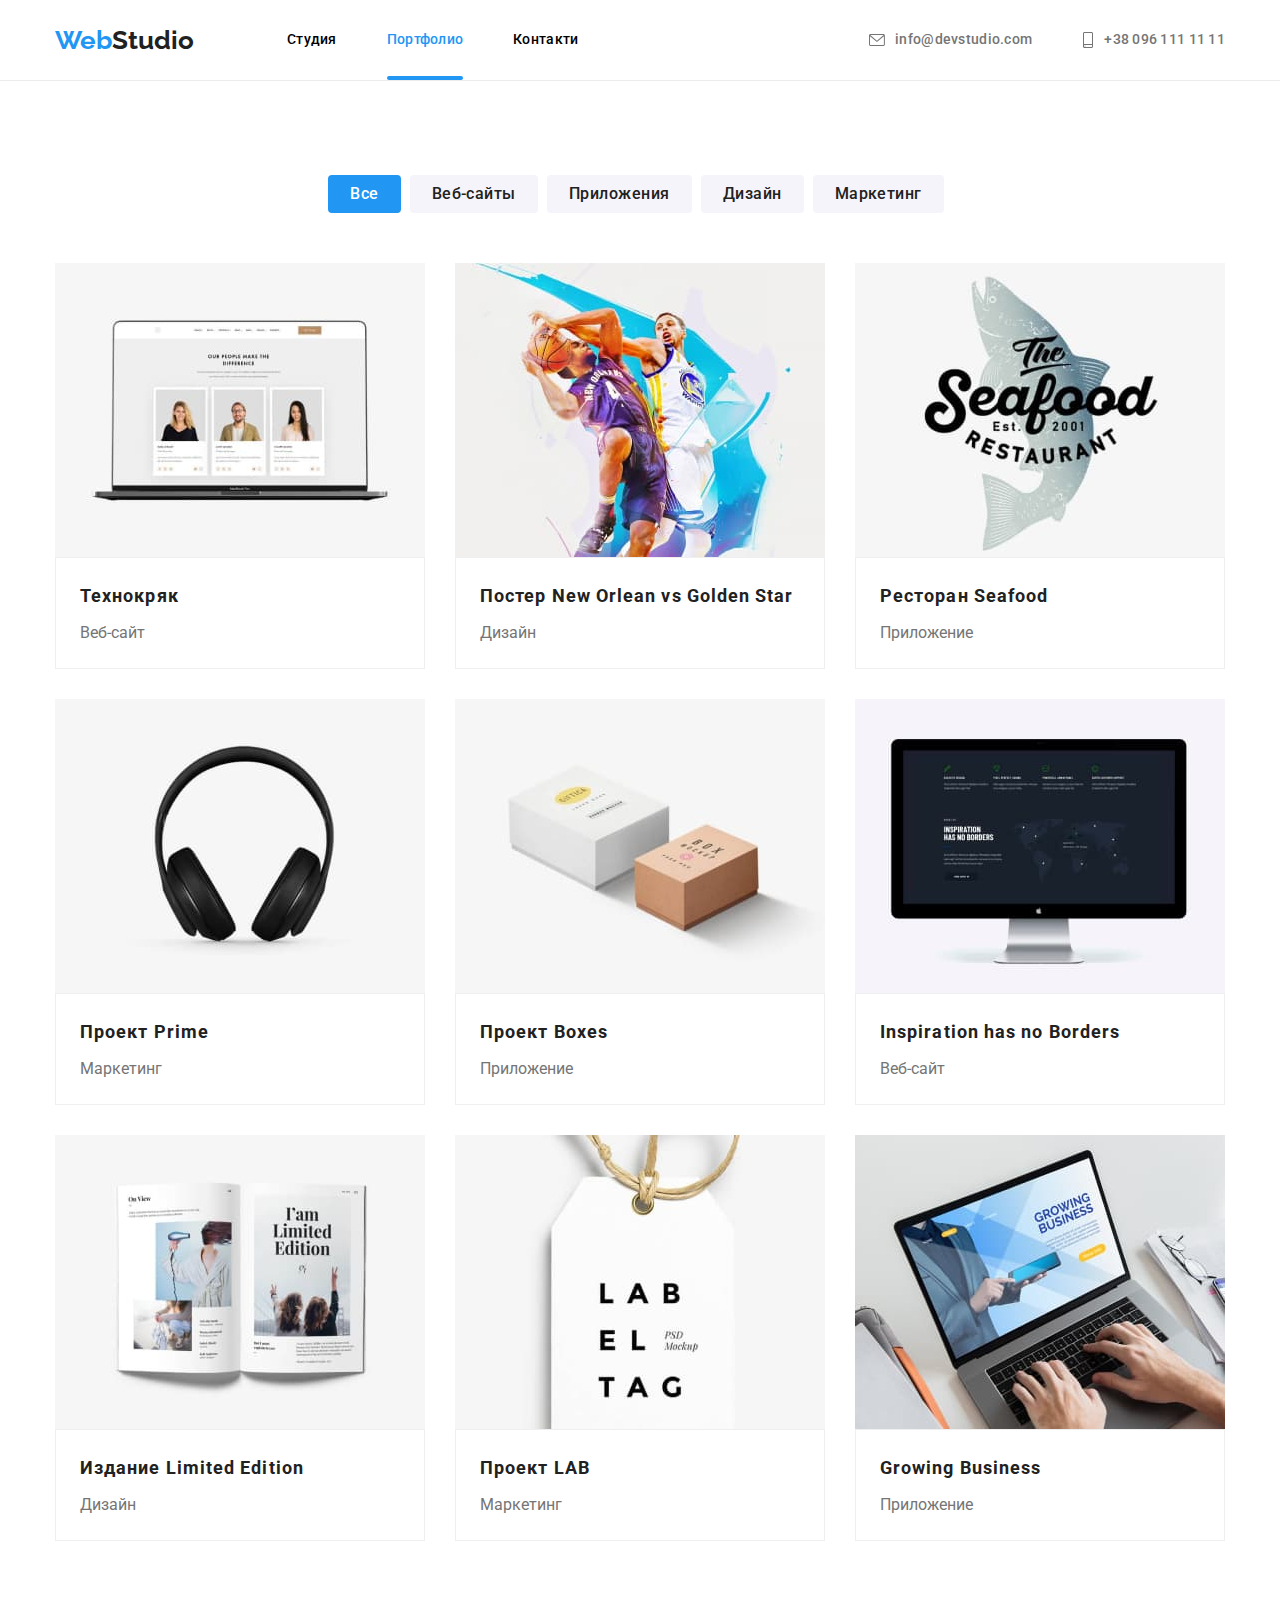
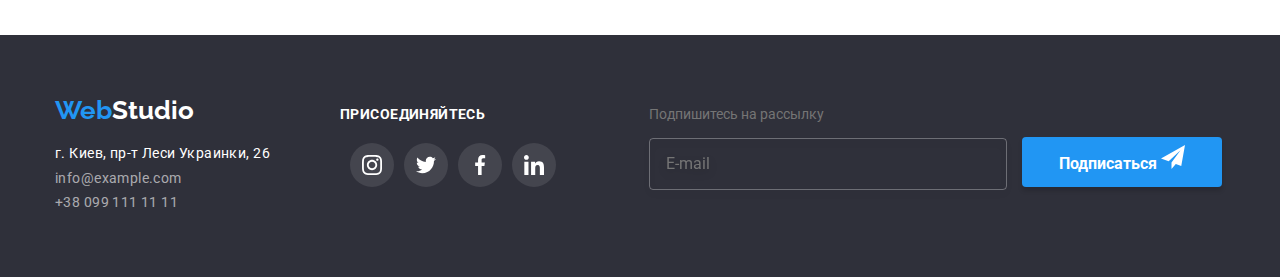
<file: portfolio.html>
<!DOCTYPE html>
<html lang="en">

<head>
    <meta charset="UTF-8">
    <meta http-equiv="X-UA-Compatible" content="IE=edge">
    <meta name="viewport" content="width=device-width, initial-scale=1.0">
    <title>Document</title>
    <link rel="preconnect" href="https://fonts.googleapis.com">
    <link rel="preconnect" href="https://fonts.gstatic.com" crossorigin>
    <link
        href="https://fonts.googleapis.com/css2?family=Raleway:wght@700&family=Roboto:wght@400;500;700;900&display=swap"
        rel="stylesheet">
    <link rel="stylesheet"
        href="https://cdnjs.cloudflare.com/ajax/libs/modern-normalize/0.6.0/modern-normalize.min.css" />
    <link rel="stylesheet" href="./css/styles.css">
</head>

<body>
    <header class="page-header">

        <div class="container">

            <nav class="header-nav">
                <a href="./index.html" class="logo-page-header" lang="en"><span class="web-logo">Web</span>Studio</a>

                <ul class="site-nav-list">
                    <li class="nav-item"><a href="./index.html" class="link2">Студия</a></li>
                    <li class="nav-item"><a href="" class="resume2 active">Портфолио</a></li>
                    <li class="nav-item"><a href="" class="contacts">Контакти</a></li>
                </ul>
            </nav>

            <ul class="site-nav2">
                <li class="nav-item2 "><a href="mailto:info@devstudio.com" class="mail link">
                        <svg class="icon-mail" width="16px" height="12px">
                            <use href="./images/sprite.svg#icon-envelope"></use>
                        </svg>info@devstudio.com</a>
                </li>
            
                <li class="nav-item2 "><a href="#" class="number">
            
                        <svg class="icon-phone" width="12px" height="16px">
                            <use href="./images/sprite.svg#icon-smartphone"></use>
                        </svg>+38 096 111 11 11</a></li>
            </ul>
            </div>

    </header>
    <main>
        <section class="section portfolio">

            <div class="container">

                <h1 class="visually-hidden">Портфолио</h1>

                <ul class="button-port">
                    <li class="button-port-item"><button type="button" class="button-list active">Все</button></li>
                    <li class="button-port-item"><button type="button" class="button-list">Веб-сайты</li>
                    <li class="button-port-item"><button type="button" class="button-list">Приложения</li>
                    <li class="button-port-item"><button type="button" class="button-list">Дизайн</li>
                    <li class="button-port-item"><button type="button" class="button-list">Маркетинг</li>
                </ul>
            
            
                <ul class="offers">
                    <li class="offers-item">
                        <a class="offers-link" href="#">
                        <div class="offers-thump">
                           
                            <img src="./images/img7.jpg" class="" width="370" height="294" alt="Технокряк">
                         <div class="overlay">
                            <p class="offers-text"> Ресурс предлагает комплексные предложения с разным уровнем функционала и сервисов. Все это позволит посетителю получить
                            исчерпывающие сведения о компании или частном лице.</p>
                         </div>
                        </div>
                        <div class="card-border">
                            <h3 class="work-title2">Технокряк</h3>
                            <p class="work-list2">Веб-сайт</p> 
                        </div>
                        </a>

                    
                    </li>


                    <li class="offers-item">
                        <a class="offers-link" href="#">
                        <div class="offers-thump"> 
                        <img src="./images/img8.jpg" class="" width="370" height="294"
                            alt="Постер New Orlean vs Golden Star">
                            <div class="overlay">
                                <p class="offers-text"> Ресурс предлагает комплексные предложения с разным уровнем функционала и сервисов. Все это
                                    позволит посетителю получить
                                    исчерпывающие сведения о компании или частном лице.</p>
                                </div>
                                </div>

                        <div class="card-border">
                            <h3 class="work-title2">Постер New Orlean vs Golden Star</h3>
                            <p class="work-list2">Дизайн</p>
                        </div>
                        </a>
                    
                    </li>

                    <li class="offers-item">
                        <a class="offers-link" href="#">

                        <div class="offers-thump">
                        <img src="./images/img9.jpg" class="" width="370" height="294"
                            alt="Ресторан Seafood">
                            <div class="overlay">
                                <p class="offers-text"> Ресурс предлагает комплексные предложения с разным уровнем функционала и сервисов. Все это
                                    позволит посетителю получить
                                    исчерпывающие сведения о компании или частном лице.</p>
                            </div>
                            </div>
                        <div class="card-border">
                            <h3 class="work-title2">Ресторан Seafood</h3>
                            <p class="work-list2">Приложение</p>
                        </div>
                        </a>
                        
                    </li>

                    <li class="offers-item">
                        <a class="offers-link" href="#">
                        <div class="offers-thump">
                        <img src="./images/img10.jpg" class="" width="370" height="294" alt="Проект Prime">
                        <div class="overlay">
                            <p class="offers-text"> Ресурс предлагает комплексные предложения с разным уровнем функционала и сервисов. Все это
                                позволит посетителю получить
                                исчерпывающие сведения о компании или частном лице.</p>
                        </div>
                        </div>
                        <div class="card-border">
                           <h3 class="work-title2">Проект Prime</h3>
                            <p class="work-list2">Маркетинг</p>
                        </div>
                        </a>
                        
                    </li>

                    <li class="offers-item">
                        <a class="offers-link" href="#">
                        <div class="offers-thump">
                        <img src="./images/img11.jpg" class="" width="370" height="294" alt="Проект Boxes">
                        <div class="overlay">
                            <p class="offers-text"> Ресурс предлагает комплексные предложения с разным уровнем функционала и сервисов. Все это
                                позволит посетителю получить
                                исчерпывающие сведения о компании или частном лице.</p>
                        </div>
                        </div>
                        <div class="card-border">
                            <h3 class="work-title2">Проект Boxes</h3>
                            <p class="work-list2">Приложение</p>
                        </div>
                        </a>
                        
                    </li>

                    <li class="offers-item">
                        <a class="offers-link" href="#">
                        <div class="offers-thump">
                        <img src="./images/img12.jpg" class="" width="370" height="294"
                            alt="Inspiration has no Borders">
                            <div class="overlay">
                                <p class="offers-text"> Ресурс предлагает комплексные предложения с разным уровнем функционала и сервисов. Все это
                                    позволит посетителю получить
                                    исчерпывающие сведения о компании или частном лице.</p>
                            </div>
                            </div>
                        <div class="card-border">
                            <h3 class="work-title2">Inspiration has no Borders</h3>
                            <p class="work-list2">Веб-сайт</p>
                        </div>
                        </a>
                       
                    </li>

                    <li class="offers-item">
                        <a class="offers-link" href="#">
                        <div class="offers-thump">
                        <img src="./images/img13.jpg" class="" width="370" height="294"
                            alt="Издание Limited Edition">
                            <div class="overlay">
                                <p class="offers-text"> Ресурс предлагает комплексные предложения с разным уровнем функционала и сервисов. Все это
                                    позволит посетителю получить
                                    исчерпывающие сведения о компании или частном лице.</p>
                            </div>
                            </div>
                        <div class="card-border">
                            <h3 class="work-title2">Издание Limited Edition</h3>
                            <p class="work-list2">Дизайн</p>
                        </div>
                        </a>
                     
                    </li>

                    <li class="offers-item">
                        <a class="offers-link" href="#">
                        <div class="offers-thump">
                        <img src="./images/img14.jpg" class="" width="370" height="294" alt="Проект LAB">
                        <div class="overlay">
                            <p class="offers-text"> Ресурс предлагает комплексные предложения с разным уровнем функционала и сервисов. Все это
                                позволит посетителю получить
                                исчерпывающие сведения о компании или частном лице.</p>
                        </div>
                        </div>
                        <div class="card-border">
                            <h3 class="work-title2">Проект LAB</h3>
                            <p class="work-list2">Маркетинг</p>
                        </div>
                        </a>
                    </li>

                    <li class="offers-item">
                        <a class="offers-link" href="#">
                         <div class="offers-thump">
                        <img src="./images/img15.jpg" class="" width="370" height="294"
                            alt="Growing Business">
                            <div class="overlay">
                                <p class="offers-text"> Ресурс предлагает комплексные предложения с разным уровнем функционала и сервисов. Все это
                                    позволит посетителю получить
                                    исчерпывающие сведения о компании или частном лице.</p>
                            </div>
                            </div>
                        <div class="card-border">
                            <h3 class="work-title2">Growing Business</h3>
                            <p class="work-list2">Приложение</p>
                        </div>
                        </a>
                    </li>
                </ul>
            </div>
        </section>
    </main>
    <footer class="section footer ">
        <div class="footer-container">
            <div class="footer-second">
                <a href="./index.html" class="logo-footer" lang="en"><span class="web-logo">Web</span>Studio</a>
                <address>
    
                    <ul class="footer-nav">
                        <li class="footer-nav-li"><a href="https://goo.gl/maps/piqngm7oDQpEDh6u6" class="location"
                                target="_blank" rel="noopener nofollow noreferrer">г. Киев, пр-т Леси Украинки, 26 </a></li>
                        <li class="footer-nav-li"><a href="mailto:info@example.com" class="footer-mail">info@example.com
                            </a></li>
                        <li class="footer-nav-li"><a href="#" class="footer-number">+38 099 111 11 11 </a></li>
                    </ul>
    
                </address>
            </div>
    
            <div class="footer-sociales">
                <p class="footer-sociales-title"> Присоединяйтесь</p>
                <ul class="staff-socials">
    
                    <li class="socials-item">
                        <a href="#" class="socials-link">
                            <svg class="social-icon">
                                <use href="./images/sprite.svg#icon-instagram"></use>
                            </svg>
                        </a>
                    </li>
    
                    <li class="socials-item">
                        <a href="#" class="socials-link">
                            <svg svg class="social-icon">
                                <use href="./images/sprite.svg#icon-twitter"></use>
                            </svg>
                        </a>
                    </li>
    
                    <li class="socials-item">
                        <a href="#" class="socials-link">
                            <svg svg class="social-icon">
                                <use href="./images/sprite.svg#icon-facebook"></use>
                            </svg>
                        </a>
                    </li>
    
                    <li class="socials-item">
                        <a href="#" class="socials-link">
                            <svg svg class="social-icon">
                                <use href="./images/sprite.svg#icon-linkedin"></use>
                            </svg>
                        </a>
                    </li>
                </ul>
            </div>
         <div class="subscribe">
          <form>
             <p class="subscribe-title">Подпишитесь на рассылку</p>
              <input type="mail" name="mail" id="mail" placeholder="E-mail" class="subscribe-input">
                <label for="mail"></label>
                 <button type="submit" class="subscribe-button">Подписаться
                   <svg class="subsribe-client" width="24" height="24">
                     <use href="./images/icons/sprite3.svg#icon-iconsend"></use>
                  </svg>
                </button>
            </form>
          </div>
        </div>
    </footer>
    </body>
    
    </html>
</file>
<file: css/styles.css>
:root {
    --primary-text-color:#757575;
    --title-text-color:#212121;
    --accent-color:#2196F3;
    --primary-bcg-color:#FFFFFF;
    --primary-bcg-accent-color:#2196F3;
    --font-family:'Relaway',sans-serif;
    --font-family: 'Roboto',sans-serif;
    --timing-function:cubic-bezier(0.4, 0, 0.2, 1);
}

*,
*::before,
*::after{
box-sizing: inherit;
box-sizing: border-box;
}
.container{
    width: 1200px;
    padding-left: 15px;
    padding-right: 15px;
    margin: 0 auto ;
    
}

.page-header .container{
    display: flex;
}


ul{
    margin: 0px;
    padding: 0px;
}
a{
    display: inline-block;
}
/*body*/
body {
    background-color:var(--primary-bcg-color);
    color: var(--primary-text-color);
    font-family: 'Roboto', sans-serif;
    font-size: 14px;
    line-height: 1.14;
}
html {
    box-sizing: border-box;
}

*,
*::after,
*::before {
    box-sizing: inherit;
}

/* Стили для обнуления верхних отступов у элементов */
h1,
h2,
h3,
h4,
h5,
h6,
p {
    margin-top: 0;
}

/* Класс для обнуления базовых свойств у списков (ul) */
.list {
    list-style: none;
    padding-left: 0;
    margin: 0;
}

/* Класс для обнуления базовых свойств у ссылок */
.link {
    text-decoration: none;
    color: inherit;
}

/* Свойства для корректного отображения картинок */
img {
    display: block;
    max-width: 100%;
    height: auto;
}

/* Свойства для обнуления курсива у address */

address {
    font-style: normal;
}

.page-header {
    background:var(--primary-bcg-color);
    border-bottom: 1px solid #ECECEC;
  
    
}
.header-nav{
    display: flex;
     align-items: center;
     margin-right: auto;

}

.visually-hidden {
    position: absolute;
    width: 1px;
    height: 1px;
    margin: -1px;
    border: 0;
    padding: 0;
    white-space: nowrap;
    clip-path: inset(100%);
    clip: rect(0 0 0 0);
    overflow: hidden;
}

.logo-page-header {
        font-family: 'Raleway';
        color:var(--title-text-color);
        font-weight: 700;
        font-style: normal;
        font-size: 26px;
        line-height: 1.19;
        text-decoration: none;
        margin: 0;
        margin-right: 93px;
    }
    .logo-footer {
        font-family: 'Raleway';
        color:var(--primary-bcg-color);
        font-weight: 700;
        font-style: normal;
        font-size: 26px;
        line-height: 1.19;
        text-decoration: none;
        margin-bottom: 20px;
        

    }

    .web-logo{
        color: var(--accent-color);
        font-style: normal;
        font-weight: 700;
        font-size: 26px;
        line-height: 1.19;
        text-decoration: none;

    }

/* site-nav */
.site-nav-list{
display: flex;

}


.site-nav2{
display: flex;
margin-left: 0;


    }
    .nav-item{
        margin-left: 50px;
    }
    .nav-item:first-child{
        margin:0;
    }
   
    
    .header-box1{
        display: flex;
        align-items: center;
    }
    .header-box2{
        margin-left: auto;
    }

    .nav-item2{
    margin-left: 50px;
    fill:rgba(117, 117, 117, 1);
    align-items: center;
     
    }
    .nav-item2:first-child{
        margin-left: 0;
    }
    

    
     .icon-mail, .icon-phone{
        margin-right: 10px;
        transition: fill 250ms var(--timing-function);
        
    }
    .icon-mail{
        fill: currentColor;
    }
    .icon-phone{
        fill: currentColor;
    }


    

.button-port{
    display: flex;
    margin-right: 8px;
    justify-content: center;
    margin-bottom: 50px;

}
.button-port-item{
    display: flex;
    flex-direction: row;

}
.link1{
    color:#2196F3;
    text-decoration: none;
    letter-spacing: 0.02em;
    font-weight: 500;
    padding-top: 32px;
    padding-bottom: 32px;
    position: relative;

}
/* анимация для линк */
   .link1::after{
    content:'';
    display: block;
    width: 100%;
    height: 4px;
    background: #2196F3;
    position: absolute;
    left: 0;
    bottom: 0;
    border-radius: 2px;
    opacity: 0;
    transition: opacity 250ms var(--timing-function);

 } 
 .link1:hover::after, .link1.active::after{
    opacity: 1;

 }
 /* .link:active{
    color:var(--primary-bcg-accent-color);
 } */
    

.link2{
    color:black;
    text-decoration: none;
    letter-spacing: 0.02em;
    font-weight: 500;
    line-height: 1.14;
     padding-top: 32px;
     padding-bottom: 32px;
     position: relative;
    transition: color 250ms var(--timing-function);
}
.link2::after{
    content: '';
     display: block;
     width: 100%;
     height: 4px;
     background: #2196F3;
     position: absolute;
    left: 0;
    bottom: 0;
    border-radius: 2px;
    opacity: 0;
     transition: opacity 250ms var(--timing-function);

}
.link2:hover::after{
    opacity: 1;

}
.link2:hover,
.link2:focus,
.link2:active{
    color: var(--accent-color);

}
.resume {
    color:black;
    text-decoration: none;
    font-weight: 500;
    font-size: 14px;
    line-height: 1.14;
    letter-spacing: 0.02em;
    padding-top: 32px;
    padding-bottom: 32px;
     position: relative;
    transition: color 250ms var(--timing-function);
    
    }
    .resume::after{
        content: '';
        display: block;
        width: 100%;
        height: 4px;
        background: #2196F3;
        position: absolute;
         left: 0;
         bottom: 0;
         border-radius: 2px;
         opacity: 0;
         transition: opacity 250ms var(--timing-function);

    }
        .resume:hover::after {
            opacity: 1;
            
        }
  
.resume:hover,
.resume:focus{
    color:var(--accent-color);
    fill: var(--accent-color);
}
.resume2{
    color: #2196F3;
    text-decoration: none;
    letter-spacing: 0.02em;
    font-weight: 500;
    line-height: 1.14;
    padding-top: 32px;
    padding-bottom: 32px;
    position: relative;
    transition: color 250ms var(--timing-function);
}
.resume2::after{
    content: '';
    display: block;
     width: 100%;
     height: 4px;
    background: #2196F3;
     position: absolute;
     left: 0;
     bottom: 0;
     border-radius: 2px;
    opacity: 0;
     transition: opacity 250ms var(--timing-function);

}
.resume2:hover::after, .resume2.active::after{
    opacity: 1;
}

.resume2:hover,
.resume2:focus{
    color:var(--title-text-color);
}
.contacts{
    color:black;
    text-decoration: none;
    font-weight: 500;
    letter-spacing: 0.02em;
    line-height: 1.14;
    padding-top: 32px;
    padding-bottom: 32px;
    position: relative;
    transition: color 250ms var(--timing-function);
    }
.contacts::after{
    content: '';
    display: block;
    width: 100%;
    height: 4px;
    background: #2196F3;
    position: absolute;
    left: 0;
    bottom: 0;
    border-radius: 2px;
    opacity: 0;
    transition: opacity 250ms var(--timing-function);

}
.contacts:hover::after{
    opacity: 1;
}

.contacts:hover,
.contacts:focus{
    color:var(--accent-color);
}
.mail{
    color:#757575; 
    text-decoration: none;
    font-weight: 500;
    letter-spacing: 0.02em;
    line-height: 1.14;
    padding-top: 32px;
     padding-bottom: 32px;
    transition: color 250ms var(--timing-function);
}
   

  .mail.link:hover,
  .mail.link:focus{ 
    
    color: var(--accent-color);
  
}
/* анимация для mail.link */

  .mail.link{
    display: flex;
    align-items: center;
}


.mail2{
    color: #757575;
    text-decoration: none;
    font-weight: 500;
    letter-spacing: 0.02em;
    line-height: 1.14;
    padding-top: 32px;
    padding-bottom: 32px;
}


.number{
    color:#757575;
    text-decoration: none;
    font-weight: 500;
    letter-spacing: 0.02em;
    font-style: normal;
    line-height: 1.14;
    padding-top: 32px;
    padding-bottom: 32px;
    display: flex;
    align-items: center;
    position: relative;
    transition: color 250ms var(--timing-function);
    }
    /* .number::after{
        content: '';
        display: block;
        width: 100%;
        height: 4px;
        background: #2196F3;
        position: absolute;
        left: 0;
        bottom: 0;
        border-radius: 2px;
        opacity: 0;
        transition: opacity 250ms var(--timing-function);

    }
    .number:hover::after{
        opacity: 1;
    } */
        a.number:hover .icon-phone {
            fill: var(--accent-color);
        }
    
        a.number:hover,
        a.number:focus {
            color: var(--accent-color);}




    


/*hero*/
.hero-title,.features-title, .work-title, .staff-title{
    color: var(--title-text-color);
}
.section.hero {

    background-color: #2F303A;
    text-align: center;
    padding: 200px 0;
    max-width: 1600px;
    margin: 0 auto;
    background-image: linear-gradient(to left, rgba(47, 48, 58, 0.4), rgba(47, 48, 58, 0.4)),
        url(../image/Img-hero.jpg),
     url(../images/overlay.jpg);
    background-repeat: no-repeat;
    background-position: center;
    background-size: cover;
}
.portfolio-section{
    background-color:var(--primary-bcg-color);
    padding: 94px 0;

}

.hero-title{
    max-width: 696px;
    font-size: 44px;
    line-height:1.36;
    text-align: center;
    letter-spacing: 0.06em;
    color: var(--primary-bcg-color);
    text-transform: uppercase;
    margin-left: auto;
    margin-right: auto;
    font-weight: 900;
    margin-bottom: 30px;
    
}
 .title-list{
     font-family:Roboto;
     font-style: normal;
     font-weight: normal;
     letter-spacing: 0.03em;
     margin-bottom: 0;

}
.title-list:first-child{
    margin: 0px;
}


/*features*/
.section.features{
    flex-direction: row;
    background:#FFFFFF;
    padding: 94px 0;
    text-align: center;
    column-gap: 30px;
}

.features-title-main{
    opacity: 0; 
    display: none;
}
.features-title{
    font-size: 14px;
    line-height: 1.14;
    letter-spacing: 0.03em;
    text-transform: uppercase;
    font-family: 'Roboto';
    font-style: normal;
    font-weight: 700;
    outline: 0;
    outline-offset: 0;
    display: block;
     margin-bottom: 10px;
    margin-top: 0px;
    text-align: left;
    color:var(--title-text-color);
    
}
.title-list{
    font-size: 14px;
    line-height: 1.71;
    letter-spacing: 0.03em;
    text-align: left;
    color:var(--primary-text-color);
}
.features-list{
    display: flex;
    text-align: center;
    padding-left: 0;
    column-gap: 30px;

}
.features-list:last-child{
    margin-right: 0;
}
.feature-item{
    width: 270px;

}
.feature-item {
    display: block;
    /* content: '';
    height: 120px;
    background-repeat: no-repeat;
    background-color:#F5F4FA; 
    background-position: center;
    margin-bottom: 30px; */
}
/* .first-icons {
    display: flex;
        width: 270px;
        height: 120px;
        background: rgba(245, 244, 250, 1);
        justify-content: center;
        align-items: center;
} */
.features-icons {
    height:120px;
    background: rgba(245, 244, 250, 1);
    display: flex;
    justify-content: center;
    align-items: center;
    margin-bottom: 30px;
}
.icon-features {
    Width: 65px; 
    Height: 70px;

}
/* work*/
.section{
    padding-top: 94px;
    padding-bottom: 94px;
}
.section.work{
    padding-top: 0;
}


.work-title{
    font-weight: 700px;
    font-size: 36px;
    line-height: 1.16;
    text-align: center;
    letter-spacing: 0.03em;
    color: #212121;
    margin: 0 auto 50px;

}
/*work2*/
.work-title2{ 
    font-style: normal;
    font-weight: 700;
    font-size: 18px;
    line-height: 2;
    color: #212121;
    letter-spacing: 0.06em;
    margin-bottom: 4px;
    
}
.work-list2{
    font-style: normal;
    font-weight: 400;
     font-size: 16px;
    line-height: 1.87;
    color:var(--primary-text-color);
    margin-bottom:0;
    
}
.work-list{
    display: flex;
    justify-content: space-between;
    padding-left: 0;
    column-gap: 30px;
}
/* анимация для Чем мы занимаемся  */
    .work-services{
        display: flex;
        position: relative;
    }
  

  
  .services {
    position: absolute;
    top: 100%;
    left: 100%;
    width: 370px;
    transform: translate(-100%, -100%);
    padding-top: 27px;
    padding-bottom: 27px;
    margin-bottom: 0;
    font-weight: 700;
    text-align: center;
    text-transform: uppercase;
    background: rgba(47, 48, 58, 0.8);
    color: var(--primary-bcg-color);
    }
    
  


/*staff*/
.section.staff{
    background-color:#F5F4FA;
    padding-top: 94px;
    padding-bottom: 94px;
}

.staff-title{
    color: var(--title-text-color);
    font-size: 36px;
    font-weight: 700px;
    line-height: 1.16;
    text-align: center;
    letter-spacing: 0.03em;
    margin-bottom: 50px;
    margin-top: 0%;
}
.staff-list{
    font-size: 16px;
    font-weight: 500;
    line-height: 1.18;
    color:var(--title-text-color);
    letter-spacing: 0.03em;
    margin-top: 0;
    margin-bottom: 0;
    padding-top: 30px;

}
.staff-position{
    font-size: 16px;
    line-height: 1.18;
    letter-spacing: 0.03em;
    margin-top: 0;
    margin-bottom: 0;
    margin-top: 10px;
    margin-bottom: 30px;
}
.staff-title-list{
    display: flex;
    text-align: center;
   padding-left: 0;
    column-gap: 30px;
    margin-top: 0;
    margin-bottom: 0;

    
}
.staff-title-list:last-child {   
column-gap: 30px;
}

.staff-title-list li{
    background: #FFFFFF;
     box-shadow: 0px 1px 3px rgba(0, 0, 0, 0.12), 0px 1px 1px rgba(0, 0, 0, 0.14), 0px 2px 1px rgba(0, 0, 0, 0.2);
     border-radius: 0px 0px 4px 4px;
     
}
.staff-socials{
    display: flex;
    justify-content: center;

}
.staff-socials-list{
        display: flex;
        justify-content: center;
        padding-left: 0;
        margin-top: 0;
        margin-bottom: 30px;
}

.title-clients{
    font-weight: 700px;
    font-size: 36px;
    line-height: 1.16;
    text-align: center;
    letter-spacing: 0.03em;
    color: #212121;
    margin: 0 auto 50px;
    }


/*button*/

.button-primary{
    background :var(--accent-color);
    color:var(--primary-bcg-color);
    box-shadow: 0px 4px 4px rgba(0, 0, 0, 0.15);
    border-radius: 4px;
    font-style: normal;
    font-weight: 700;
    font-size: 16px;
    line-height: 1.87px;
    letter-spacing: 0.06em;
    padding: 10px 32px;
    border:none;
    cursor: pointer;
    height: 50px;
    transition: color 250ms var(--timing-function);
   
    
   
}
.button-primary:hover,
.button-primary:focus { 
    color:var(--title-text-color);
}
ul{
    list-style: none;
}

.button-port-item{
    display: flex;
    margin-right: 9px;
}
.button-port-item:last-child{
    margin-right: 0;
}

.button-list{
    font-family: inherit;
        font-weight: 500;
        font-size: 16px;
        line-height: 1.62;
        color:var(--title-text-color);
        background: #F5F4FA;
        border: none;
        border-radius: 4px;
        padding: 6px 22px;
        border: 1 solid transparent;
        text-align: center;
        letter-spacing: 0.03em;
        cursor: pointer;  
        transition: color 250ms var(--timing-function), background-color 250ms var(--timing-function),
        box-shadow 250ms var(--timing-function);
    
}
.button-list:hover,
.button-list:focus{
    background-color: var(--primary-bcg-accent-color);
    color: var(--primary-bcg-color);
    box-shadow: 0px 3px 1px rgba(0, 0, 0, 0.1), 0px 1px 2px rgba(0, 0, 0, 0.08),
            0px 2px 2px rgba(0, 0, 0, 0.12);

}
.clients-list{
    display: flex;
    justify-content: space-around;
    padding-left: 0;
    column-gap: 30px;
}

.button-list.active{
    background: var(--accent-color);
    text-align: center;
    letter-spacing: 0.03em;
    color: var(--primary-bcg-color);
    font-style: normal;
    font-weight: 500;
    font-size: 16px;
    line-height: 1.62;
    border-radius: 4px;
    padding: 6px 22px;
    cursor: pointer;
    transition: box-shadow 250ms var(--timing-function);
    


    }
    .button-list.active:hover,
    .button-list.active:focus {
    /* color: var(--title-text-color); */
    box-shadow: 0px 3px 1px rgba(0, 0, 0, 0.1),
            0px 1px 2px rgba(0, 0, 0, 0.08),
            0px 2px 2px rgba(0, 0, 0, 0.12);
    }
   
    


/*footer*/
.section.footer{
padding: 60px 0;
 background-color: #2F303a;
 
}

.footer-nav{
    display: block;
   padding-left: 0;

}
.footer-nav-li{
    margin-bottom: 9px;
    
}
.footer-nav-li:last-child{
    margin-bottom: 0;
}

.footer-mail{
    color: rgba(255, 255, 255, 0.6);
    letter-spacing: 0.03em;
    font-style: normal;
    font-weight: 400;
    text-decoration: none;
    transition: color 250ms var(--timing-function);
    
}
.footer-mail:hover,
.footer-mail:focus{
    color:var(--accent-color);
}


.footer-number{
    font-style: normal;
    font-weight: 400;
    letter-spacing: 0.03em;
    color: rgba(255, 255, 255, 0.6);
    text-decoration: none;
    transition: color 250ms var(--timing-function);
    
    
   
    }
    .footer-number:hover,
     .footer-number:focus
    {color:var(--accent-color) ;}


.location{
    color:#FFFFFF;
    font-style: normal;
    text-decoration: none;
   letter-spacing: 0.03em;
   

}
.section.portfolio{
    padding-top: 94px;
    padding-bottom: 94px;

}
.offers {
    display: flex;
    flex-wrap: wrap;
    margin-right: auto;
    margin-bottom: auto;
    margin-top: 50px;
    justify-content: space-around;
    align-items: center;
    column-gap: 30px;
}

.offers-item {
    flex-basis: calc(100%-90px)/3;
    margin-bottom: 30px;
    cursor: pointer;
    text-decoration: none;
}
.offers-item:nth-last-child(-n+3){margin-bottom: 0;
}
/* .offers-item:hover,
.offers-item:focus {
        box-shadow: 0px 1px 1px rgba(0, 0, 0, 0.12), 0px 4px 4px rgba(0, 0, 0, 0.06),
            1px 4px 6px rgba(0, 0, 0, 0.16)} */

 .offers-link{
    cursor: pointer;
    text-decoration: none;
    transition: box-shadow 250ms var(--timing-function);
} 
 .offers-link:hover,
.offers-link:focus{box-shadow: 0px 1px 1px rgba(0, 0, 0, 0.12), 0px 4px 4px rgba(0, 0, 0, 0.06),
        1px 4px 6px rgba(0, 0, 0, 0.16);} 

.card-border{
    border: 1px solid #eeee;
    padding: 20px 24px;
    
}
/* анимация для портфолио карточек */
.offers-thump{
    position: relative;
    overflow: hidden;
}
.offers-thump:hover .overlay{
    transform: translateY(0%);

}
.overlay{ 
    position: absolute;
    top:0;
    left: 0;
    width: 100%;
     height: 100%;
     padding: 63px 24px; 
    background: rgba(33, 150, 243, 0.9);
    transform: translateY(100%);
    transition: 250ms var(--timing-function);
}
.offers-text{
    font-family: inherit;
    font-weight: 400;
    font-size: 18px;
    line-height: 1.15;
    color: var(--primary-bcg-color);
}





/*Постоянные клиенты*/
.clients-list{
    display: flex;
}
.clients-icon{
   width: 106px;
   height: 60px;
   fill: #AFB1B8;
    transition: fill 250ms var(--timing-function);
    }

 /* .clients-icon:hover,
.clients-icon:focus{
    fill: var(--primary-bcg-accent-color)
}  */
.clients-link{
    display: flex;
     justify-content: space-around;
    align-items: center;
    border: 1px solid #afb1b8;
     border-radius: 4px;
     width: 170px;
    height: 92px;
    transition: border-color 250ms var(--timing-function);
}

.clients-link:hover .clients-icon{
    fill: var(--primary-bcg-accent-color);
}
.clients-link:focus .clients-icon{
    fill: var(--primary-bcg-accent-color);
}

.clients-link:hover,
.clients-link:focus{
    fill:var(--primary-bcg-accent-color);
    border-color: var(--primary-bcg-accent-color);
}

.footer-container {
    width: 1200px;
    padding-left: 15px;
    padding-right: 15px;
    margin: 0 auto;
    display: flex;
     align-items: baseline;
}

.footer-second{
    margin-right: 70px;
}
.footer-sociales-title {
   font-style: normal;
    font-weight: 700;
    font-size: 14px;
    line-height: 1.14;
    letter-spacing: 0.03em;
    text-transform: uppercase;
    margin-bottom: 20px;
    color: #FFFFFF;
}
.footer
.staff-socials{
    display: flex;
    margin-bottom: 30px;
}

 .socials-link{
    display:flex;
    align-items: center;
    height: 44px;
    width: 44px;
    background-position: center;
    justify-content: center; 
    border-radius: 50%;
    color: #AFB1B8;
    cursor: pointer;
    transition: background-color 250ms var(--timing-function);
    
}
  .socials-link:hover,
  .socials-link:focus {
    color: var(--primary-bcg-color); 
     background-color: var(--accent-color); 
} 
 .socials-link:hover .social-icon{
    fill:var(--primary-bcg-color);
    
} 

.socials-item{
    margin-left: 10px;
}


.socials-item:first-child{
    margin-left: 0;
}
li.socials-item {
    box-shadow: none;
    display: inline-block;
}


.social-icon{
    width: 20px;
    height: 20px;
    fill: currentColor; 
    justify-content: center;
     align-items: center;
    line-height: 30px;
    display: inline-block;
    transition: fill 250ms var(--timing-function);


}
/* .social-icon:hover,:focus { 
    background-color: var(--primary-bcg-accent-color);
    fill: var(--primary-bcg-color);

} */
.footer-sociales .socials-item{
    margin-left: 10px;
    background: rgba(255, 255, 255, 0.1);
    border-radius: 50%;

}
.footer-sociales .socials-link{
    display: flex;
    background-position: center;
    cursor: pointer;
    width: 44px;
    height: 44px;
    color:var(--primary-bcg-color);
    justify-content: center;
    align-items: center;
    transition: background-color 250ms var(--timing-function);

}
/* modalka */
.backdrop{
    position: fixed;
    top: 0;
    left:0;
    width: 100%;
    height: 100%;
    background-color: rgba(0, 0, 0, 0.2);
    opacity: 1;
    transition: opacity 250ms var(--timing-function), visibility  250ms var(--timing-function);

}
 .backdrop.is-hidden{
    opacity: 0;
    visibility: hidden;
    pointer-events: none;
} 
.backdrop.is-hidden .modal{
    transform: translate(-50%, -50%) scale(0.9);
}

.modal{
    position: absolute;
    top: 50%;
    left: 50%;
    background-color: var(--primary-bcg-color);
    width: 528px;
    height: 581px;
    transform: translate(-50%, -50%);
    transition: 250ms var(--timing-function);
    box-shadow: 0px 1px 3px rgba(0, 0, 0, 0.12), 0px 1px 1px rgba(0, 0, 0, 0.14), 0px 2px 1px rgba(0, 0, 0, 0.2);
    border-radius: 4px;
}
 .modal-button{
    display: flex;
    align-items: center;
    justify-content: center;
    position: absolute;
    border-radius: 50%;
    border: 1px solid rgba(0, 0, 0, 0.1);
    background-color: var(--primary-bcg-color);
    left: 490px;
    right: 8px;
    bottom: 543px;
    top: 8px;
    transition: color 250ms var(--timing-function);
 }
 .modal-button:hover,
 .modal-button:focus{
    color:var(--primary-bcg-accent-color);
 }
 .modal-icon{
    width: 18px;
    height: 18px;
    fill: currentColor;
    cursor: pointer;
    

 }
/* стилизация для form modal */
/* сброс стилей */
input,
textarea{
outline: none;
}

.form-title{
    font-size: 20px;
    font-weight: 700;
    letter-spacing: 0.03em;
    color: var(--title-text-color);
    margin-bottom: 12px;
}
.form{
     width: 528px;
     height: 581px; 
    margin-left: auto;
    margin-right: auto;
    padding: 40px;

}
.form-field{
     position: relative; 
    height: 40px; 
    border-radius: 4px;
    margin-bottom: 10px;
    display: flex;
    flex-direction: column;}



.form-field.textarea{
     width: 100%; 
    min-height: 120px;
    margin-bottom: 0;}

    .form-field-input.form-field-input-textarea{
        padding-top: 12px;
         padding-right: 16px;
         padding-bottom: 12px;
        padding-left: 16px;
         height: 120px;
        font-size: 14px;
         line-height: 1.14;
        letter-spacing: 0.01em;
        resize: none;
    }
   /* .form-field-input-textarea{
    padding: 12px 16px;
    padding-top: 12px;
     height: 120px;
     resize: none;
    border: 1px solid rgba(33, 33, 33, 0.2);
    border-radius: 4px;}
        /* padding-top: 12px;
        padding-right: 16px;
        padding-bottom: 12px;
        padding-left: 16px;
        height: 120px;
        font-size: 14px;
        line-height: 1.14;
        letter-spacing: 0.01em;
        resize: none; */ */

 

 .form-field-input::placeholder {
    color: rgba(117, 117, 117, 0.5);
    font-weight: 400;
    font-size: 14px;
    line-height: 1.4;
    letter-spacing: 0.01em;
}   

 /* .form-field.checkbox{
    display: flex;
    justify-content: center;
    text-align: center;
    line-height: 24px;
    font-weight: 400;
    font-size: 14px;
     letter-spacing: 0.03em;
     margin-top: 20px;
     margin-bottom: 30px;
     } */


.checkbox-label{
     display: block;
    position: relative;
    align-items: center;
    justify-content: center;
     text-align: center;
    line-height: 1.71;
    font-weight: 400;
     color: #757575;
     font-size: 14px;
     letter-spacing: 0.03em;
     margin-top: 20px;
     margin-bottom: 30px;}
    /* position: relative;
    display: flex;
    align-items: center;
    justify-content: center;
     font-size: 14px;
    font-weight: 400;
    line-height: 1.71;
    letter-spacing: 0.03em;
    color: #757575; */
    

.checkbox-icon2{
    display: inline-block;
    width: 16px;
    height: 15px;
     margin-right: 7px;
    border: 2px solid #212121;
    margin: right 7px;;
    } 
      



 .checkbox:checked +.checkbox-icon2{
    border-color: transparent;
    background-color: #2196F3;
    background-image: url(../images/icons/sprite3.svg#icon-tip);
    background-size: contain;
    background-origin: border-box;
    background-repeat: no-repeat;
}  
.form-field-input{
    display: block;
    padding-left: 42px;
    border: 1px solid rgba(33, 33, 33, 0.2);
    min-height: 40px;
    border-radius: 4px;
    color: rgba(117, 117, 117, 1);
     transition: border 250ms var(--timing-function); 
    cursor: pointer;
}
.form-field-input:focus-within,
.form-field-input:focus {
    border: 1px solid var(--accent-color);
    color: var(--title-text-color);
    fill: var(--accent-color);}

.form-label{
    display: block;
    font-size: 12px;
    line-height: 1.17;
    letter-spacing: 0.01em;
    color:#757575;
    margin-bottom: 4px;
}


.form-icon{
position: absolute;
top: 50%;
left: 12px;
transform: translateY(-50%);
transition: transform var(--timing-function);
transition: fill 250ms var(--timing-function);}
 
.form-field:focus-within>.form-icon,
.form-field:focus>.form-icon {
    fill: var(--accent-color);
}


 .form-agreement-link {
    color: #2196F3;
    text-decoration: underline;
    margin-left: 2px;
} 

.form-field-label{
     margin-bottom: 4px; 
}
 
 .form-button{
    display: flex;
    align-items: center;
    flex-direction: column;

} 
.sub-button{
    width: 200px;
    height: 50px;
     font-weight: 700; 
    font-size: 16px;
    line-height: 1.87;
     background-color: var(--accent-color);
     color: var(--primary-bcg-color);
     align-items: center;
     justify-content: center;
     cursor: pointer;
    border-color: transparent;
     box-shadow: 0px 4px 4px rgba(0, 0, 0, 0.15);
    border-radius: 4px;
    transition: color var(--timing-function);


}
    .sub-button:hover{
        color: var(--title-text-color);
    }

    
        
    






  /* стилизация form для footer */
  .subscribe{
    padding-left: 93px;
  }

  .subscribe-lable{
    display: flex;
    flex-direction: column;
     cursor: pointer;
     text-transform: uppercase;
     font-weight: 700;
     font-style: normal;
    font-size: 14px;
    line-height: 1.14;
    letter-spacing: 0.03em;
    color: #FFFFFF;
    margin-bottom: 20px;
    }
  .subscribe-input{
   
    min-width: 358px;
    padding: 15px 16px;
     font-size: 16px;
     line-height: 1.25;
    color: var(--primary-bcg-color);
     background-color: transparent;
     border: 1px solid rgba(255, 255, 255, 0.3);
    border-radius: 4px;
    filter: drop-shadow(0px 4px 4px rgba(0, 0, 0, 0.15));
  }
  .subscribe-button{
    min-width: 200px;
     height: 50px;
     margin-left: 12px;
    font-weight: 700;
    font-size: 16px;
     line-height: 1.8755;
     background-color: var(--accent-color);
     color: var(--primary-bcg-color);
    align-items: center;
    justify-content: center;
    cursor: pointer;
    border-color: transparent;
    box-shadow: 0px 4px 4px rgba(0, 0, 0, 0.15);
    border-radius: 4px;

  }
  .subscribe-client{
    vertical-align: middle;
  }
</file>
